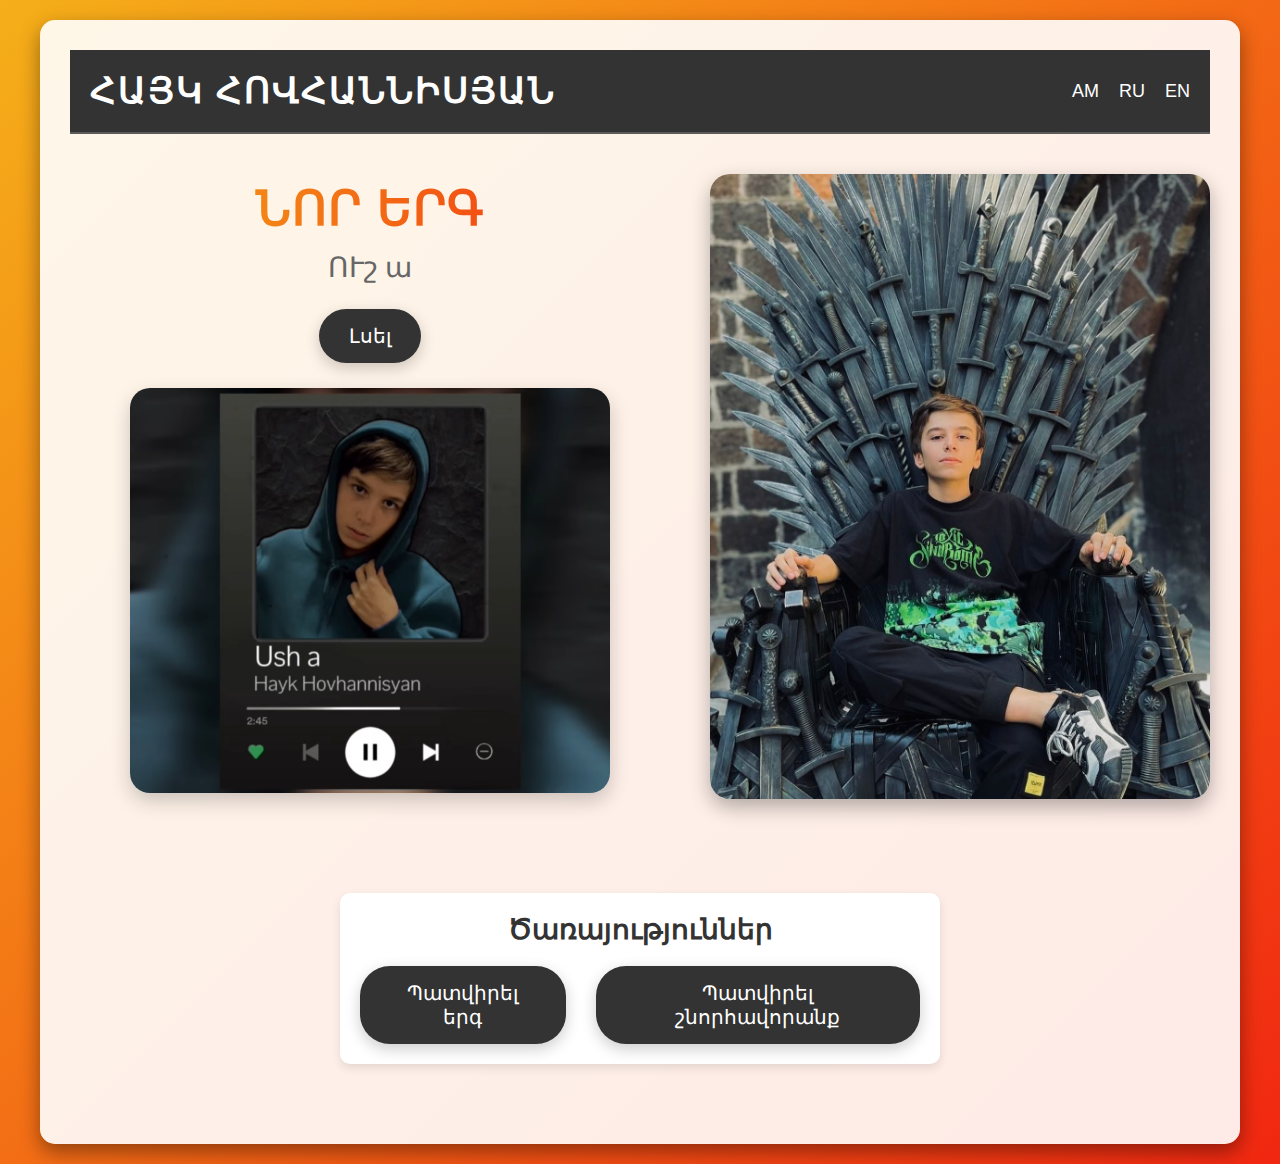
<file: index.html>
<!DOCTYPE html>
<html lang="en">
<head>
    <meta charset="UTF-8">
    <meta name="viewport" content="width=device-width, initial-scale=1.0">
    <title>Hayk Hovhannisyan</title>
    <link rel="stylesheet" href="styles.css">
</head>
<body>
<div class="container">
    <div class="header">
        <h1>Հայկ Հովհաննիսյան</h1>
        <ul class="menu">
            <li><a href="#">AM</a></li>
            <li><a href="#">RU</a></li>
            <li><a href="#">EN</a></li>
        </ul>
    </div>
    <div class="main-content">
        <div class="content">
            <h2>Նոր երգ</h2>
            <p>ՈՒշ ա</p>
            <a href="https://youtu.be/u_AGsTS6rl8?si=SY5nYWskvdPjOLiy" class="buy-button">Լսել</a>
            <div class="song-image">
                <img src="../images/songPhoto.png" alt="Song Image">
            </div>
        </div>
        <div class="image">
            <a href="#about">
                <img src="../images/your-image.jpg" alt="Artist Image">
                <div class="overlay">
                    <div class="text">Իմ մասին</div>
                </div>
            </a>
        </div>
    </div>

    <!-- Buttons for ordering songs and congratulations -->
    <div class="order-section">
        <h2>Ծառայություններ</h2>
        <div class="order-buttons">
            <a href="order-song.html" class="order-button">Պատվիրել երգ</a>
            <a href="order-greeting.html" class="order-button">Պատվիրել շնորհավորանք</a>
        </div>
    </div>
</div>
<script src="script.js"></script>
</body>
</html>
</file>
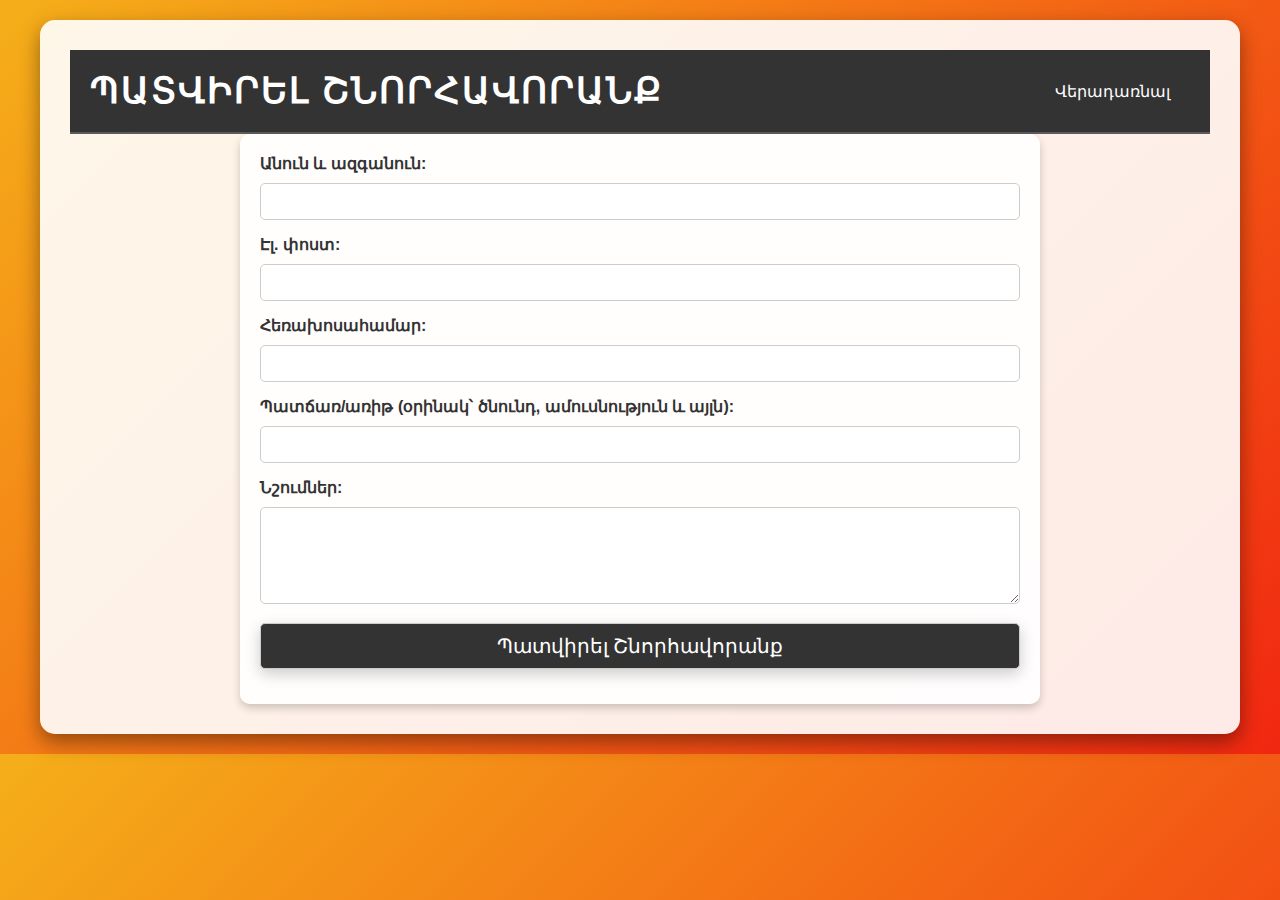
<file: order-greeting.html>
<!DOCTYPE html>
<html lang="en">
<head>
    <meta charset="UTF-8">
    <meta name="viewport" content="width=device-width, initial-scale=1.0">
    <title>Պատվիրել Շնորհավորանք - Հայկ Հովհաննիսյան</title>
    <link rel="stylesheet" href="styles.css">
</head>
<body>
<div class="container">
    <div class="header">
        <h1>Պատվիրել Շնորհավորանք</h1>
        <a href="index.html" class="back-button">Վերադառնալ</a>
    </div>
    <div class="order-form">
        <form action="/submit-greeting-order" method="POST">
            <label for="name">Անուն և ազգանուն:</label>
            <input type="text" id="name" name="name" required>

            <label for="email">Էլ. փոստ:</label>
            <input type="email" id="email" name="email" required>

            <label for="phone">Հեռախոսահամար:</label>
            <input type="tel" id="phone" name="phone" required>

            <label for="occasion">Պատճառ/առիթ (օրինակ՝ ծնունդ, ամուսնություն և այլն):</label>
            <input type="text" id="occasion" name="occasion" required>

            <label for="message">Նշումներ:</label>
            <textarea id="message" name="message" rows="5" required></textarea>

            <input type="hidden" name="price" value="5000"> <!-- Fixed price for greeting -->

            <input type="submit" value="Պատվիրել Շնորհավորանք" class="submit-button">
        </form>
    </div>
</div>
<script src="script.js"></script>
</body>
</html>
</file>
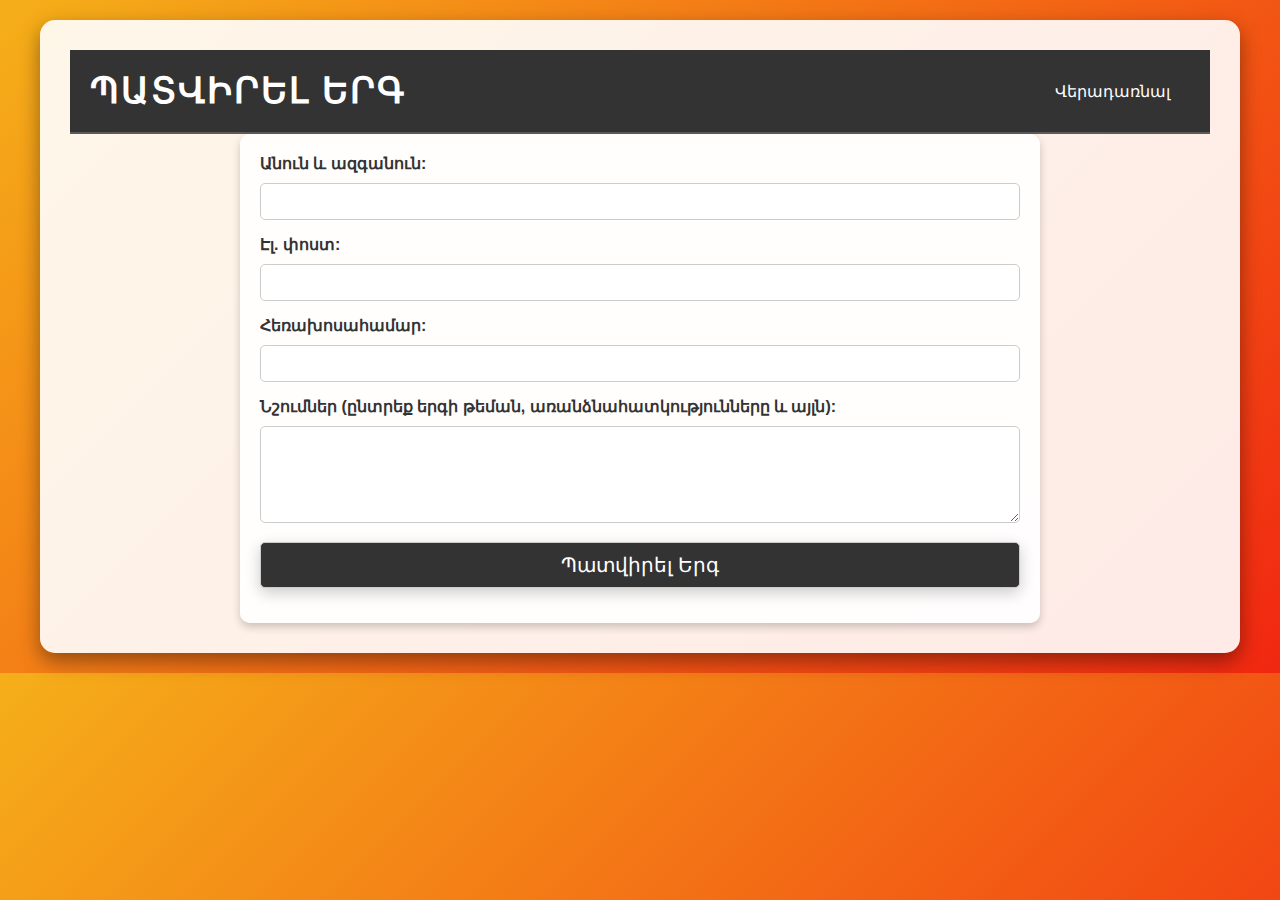
<file: order-song.html>
<!DOCTYPE html>
<html lang="en">
<head>
    <meta charset="UTF-8">
    <meta name="viewport" content="width=device-width, initial-scale=1.0">
    <title>Պատվիրել Երգ - Հայկ Հովհաննիսյան</title>
    <link rel="stylesheet" href="styles.css">
</head>
<body>
<div class="container">
    <div class="header">
        <h1>Պատվիրել Երգ</h1>
        <a href="index.html" class="back-button">Վերադառնալ</a>
    </div>
    <div class="order-form">
        <form action="/submit-song-order" method="POST">
            <label for="name">Անուն և ազգանուն:</label>
            <input type="text" id="name" name="name" required>

            <label for="email">Էլ. փոստ:</label>
            <input type="email" id="email" name="email" required>

            <label for="phone">Հեռախոսահամար:</label>
            <input type="tel" id="phone" name="phone" required>

            <label for="message">Նշումներ (ընտրեք երգի թեման, առանձնահատկությունները և այլն):</label>
            <textarea id="message" name="message" rows="5" required></textarea>

            <input type="submit" value="Պատվիրել Երգ" class="submit-button">
        </form>
    </div>
</div>
<script src="script.js"></script>
</body>
</html>
</file>
<file: styles.css>
* {
    margin: 0;
    padding: 0;
    box-sizing: border-box;
}

body {
    font-family: 'Segoe UI', Tahoma, Geneva, Verdana, sans-serif;
    background: linear-gradient(135deg, #f5af19, #f12711);
    color: #333;
    padding: 20px;
    overflow-x: hidden;
    transition: all 0.5s ease-in-out;
}

.container {
    width: 100%;
    max-width: 1200px;
    margin: 0 auto;
    background: rgba(255, 255, 255, 0.9);
    border-radius: 15px;
    box-shadow: 0 8px 20px rgba(0, 0, 0, 0.4);
    overflow: hidden;
    padding: 30px;
    animation: fadeIn 2s ease-in-out forwards;
    transform: translateY(-30px);
    opacity: 0;
}

@keyframes fadeIn {
    0% {
        opacity: 0;
        transform: translateY(-30px);
    }
    100% {
        opacity: 1;
        transform: translateY(0);
    }
}

.header {
    display: flex;
    justify-content: space-between;
    align-items: center;
    padding: 20px;
    background: #333;
    color: white;
    border-bottom: 2px solid rgba(255, 255, 255, 0.2);
}

.header h1 {
    font-size: 36px;
    font-weight: bold;
    text-transform: uppercase;
    letter-spacing: 2px;
    animation: slideInLeft 1.5s ease;
}

@keyframes slideInLeft {
    0% {
        transform: translateX(-100%);
    }
    100% {
        transform: translateX(0);
    }
}

.menu {
    display: flex;
    gap: 20px;
}

.menu li {
    list-style: none;
}

.menu li a {
    text-decoration: none;
    color: white;
    font-size: 18px;
    transition: color 0.3s, transform 0.3s;
}

.menu li a:hover {
    color: #f5af19;
    transform: scale(1.2);
}

.main-content {
    display: flex;
    justify-content: space-between;
    align-items: center;
    padding: 40px 0;
    transition: all 0.5s ease-in-out;
}

.content {
    max-width: 600px;
    text-align: center;
    animation: fadeIn 2s ease;
}

.content h2 {
    font-size: 48px;
    font-weight: bold;
    color: #333;
    margin-bottom: 15px;
    text-transform: uppercase;
    letter-spacing: 1px;
    background: linear-gradient(to right, #f5af19, #f12711);
    -webkit-background-clip: text;
    color: transparent;
}

.content p {
    font-size: 28px;
    color: #666;
    margin-bottom: 25px;
    transition: color 0.5s ease;
}

.buy-button {
    display: inline-block;
    padding: 15px 30px;
    background-color: #333;
    color: white;
    text-decoration: none;
    border-radius: 30px;
    font-size: 20px;
    transition: background-color 0.3s, transform 0.3s, box-shadow 0.3s;
    margin-bottom: 25px;
    box-shadow: 0 5px 15px rgba(0, 0, 0, 0.2);
}

.buy-button:hover {
    background-color: #f12711;
    transform: scale(1.15);
    box-shadow: 0 10px 25px rgba(0, 0, 0, 0.3);
}

.song-image img {
    width: 80%;
    border-radius: 20px;
    box-shadow: 0 8px 20px rgba(0, 0, 0, 0.2);
    transition: transform 0.3s ease-in-out;
}

.song-image img:hover {
    transform: scale(1.05) rotate(2deg);
}

.image {
    position: relative;
    width: 500px;
    animation: zoomIn 2s ease-in-out;
}

@keyframes zoomIn {
    0% {
        transform: scale(0.8);
    }
    100% {
        transform: scale(1);
    }
}

.image img {
    width: 100%;
    border-radius: 20px;
    box-shadow: 0 8px 20px rgba(0, 0, 0, 0.3);
    transition: transform 0.3s ease-in-out;
}

.image:hover img {
    transform: scale(1.15) rotate(-3deg);
}

.overlay {
    position: absolute;
    top: 0;
    left: 0;
    right: 0;
    bottom: 0;
    background: rgba(0, 0, 0, 0.6);
    border-radius: 20px;
    opacity: 0;
    transition: opacity 0.3s ease-in-out;
    display: flex;
    justify-content: center;
    align-items: center;
}

.overlay .text {
    color: white;
    font-size: 28px;
    font-weight: bold;
    text-transform: uppercase;
}

.image:hover .overlay {
    opacity: 1;
}

@media (max-width: 768px) {
    .main-content {
        flex-direction: column;
    }

    .content {
        margin-bottom: 30px;
    }

    .image {
        width: 100%;
    }
}
.order-section {
    padding: 20px;
    background-color: #fff;
    border-radius: 10px;
    box-shadow: 0 4px 10px rgba(0, 0, 0, 0.1);
    max-width: 600px;
    margin: 50px auto;
}

.order-section h2 {
    font-size: 28px;
    margin-bottom: 20px;
    text-align: center;
}

.order-section label {
    display: block;
    margin-bottom: 10px;
    font-weight: bold;
}

.order-section input,
.order-section textarea {
    width: 100%;
    padding: 10px;
    margin-bottom: 20px;
    border: 1px solid #ccc;
    border-radius: 5px;
}

.order-section button {
    display: block;
    width: 100%;
    padding: 15px;
    background-color: #f12711;
    color: white;
    border: none;
    border-radius: 5px;
    font-size: 18px;
    cursor: pointer;
    transition: background-color 0.3s ease;
}

.order-section button:hover {
    background-color: #f5af19;
}
.order-section {
    text-align: center;
    margin-top: 50px;
}

.order-buttons {
    display: flex;
    justify-content: center;
    gap: 30px;
    margin-top: 20px;
}

.order-button {
    display: inline-block;
    padding: 15px 30px;
    background-color: #333;
    color: white;
    text-decoration: none;
    border-radius: 30px;
    font-size: 20px;
    transition: background-color 0.3s, transform 0.3s, box-shadow 0.3s;
    box-shadow: 0 5px 15px rgba(0, 0, 0, 0.2);
}

.order-button:hover {
    background-color: #f12711;
    transform: scale(1.15);
    box-shadow: 0 10px 25px rgba(0, 0, 0, 0.3);
}
.order-form {
    max-width: 800px;
    margin: 0 auto;
    padding: 20px;
    background: rgba(255, 255, 255, 0.9);
    border-radius: 10px;
    box-shadow: 0 4px 8px rgba(0, 0, 0, 0.2);
}

.order-form label {
    display: block;
    margin-bottom: 10px;
    font-weight: bold;
}

.order-form input, .order-form textarea {
    width: 100%;
    padding: 10px;
    margin-bottom: 15px;
    border: 1px solid #ccc;
    border-radius: 5px;
}

.submit-button {
    display: inline-block;
    padding: 15px 30px;
    background-color: #333;
    color: white;
    text-decoration: none;
    border-radius: 30px;
    font-size: 20px;
    transition: background-color 0.3s, transform 0.3s, box-shadow 0.3s;
    box-shadow: 0 5px 15px rgba(0, 0, 0, 0.2);
    border: none;
}

.submit-button:hover {
    background-color: #f12711;
    transform: scale(1.15);
    box-shadow: 0 10px 25px rgba(0, 0, 0, 0.3);
}

.back-button {
    display: inline-block;
    padding: 10px 20px;
    background-color: #333;
    color: white;
    text-decoration: none;
    border-radius: 5px;
    font-size: 16px;
    transition: background-color 0.3s;
}

.back-button:hover {
    background-color: #f12711;
}
</file>
